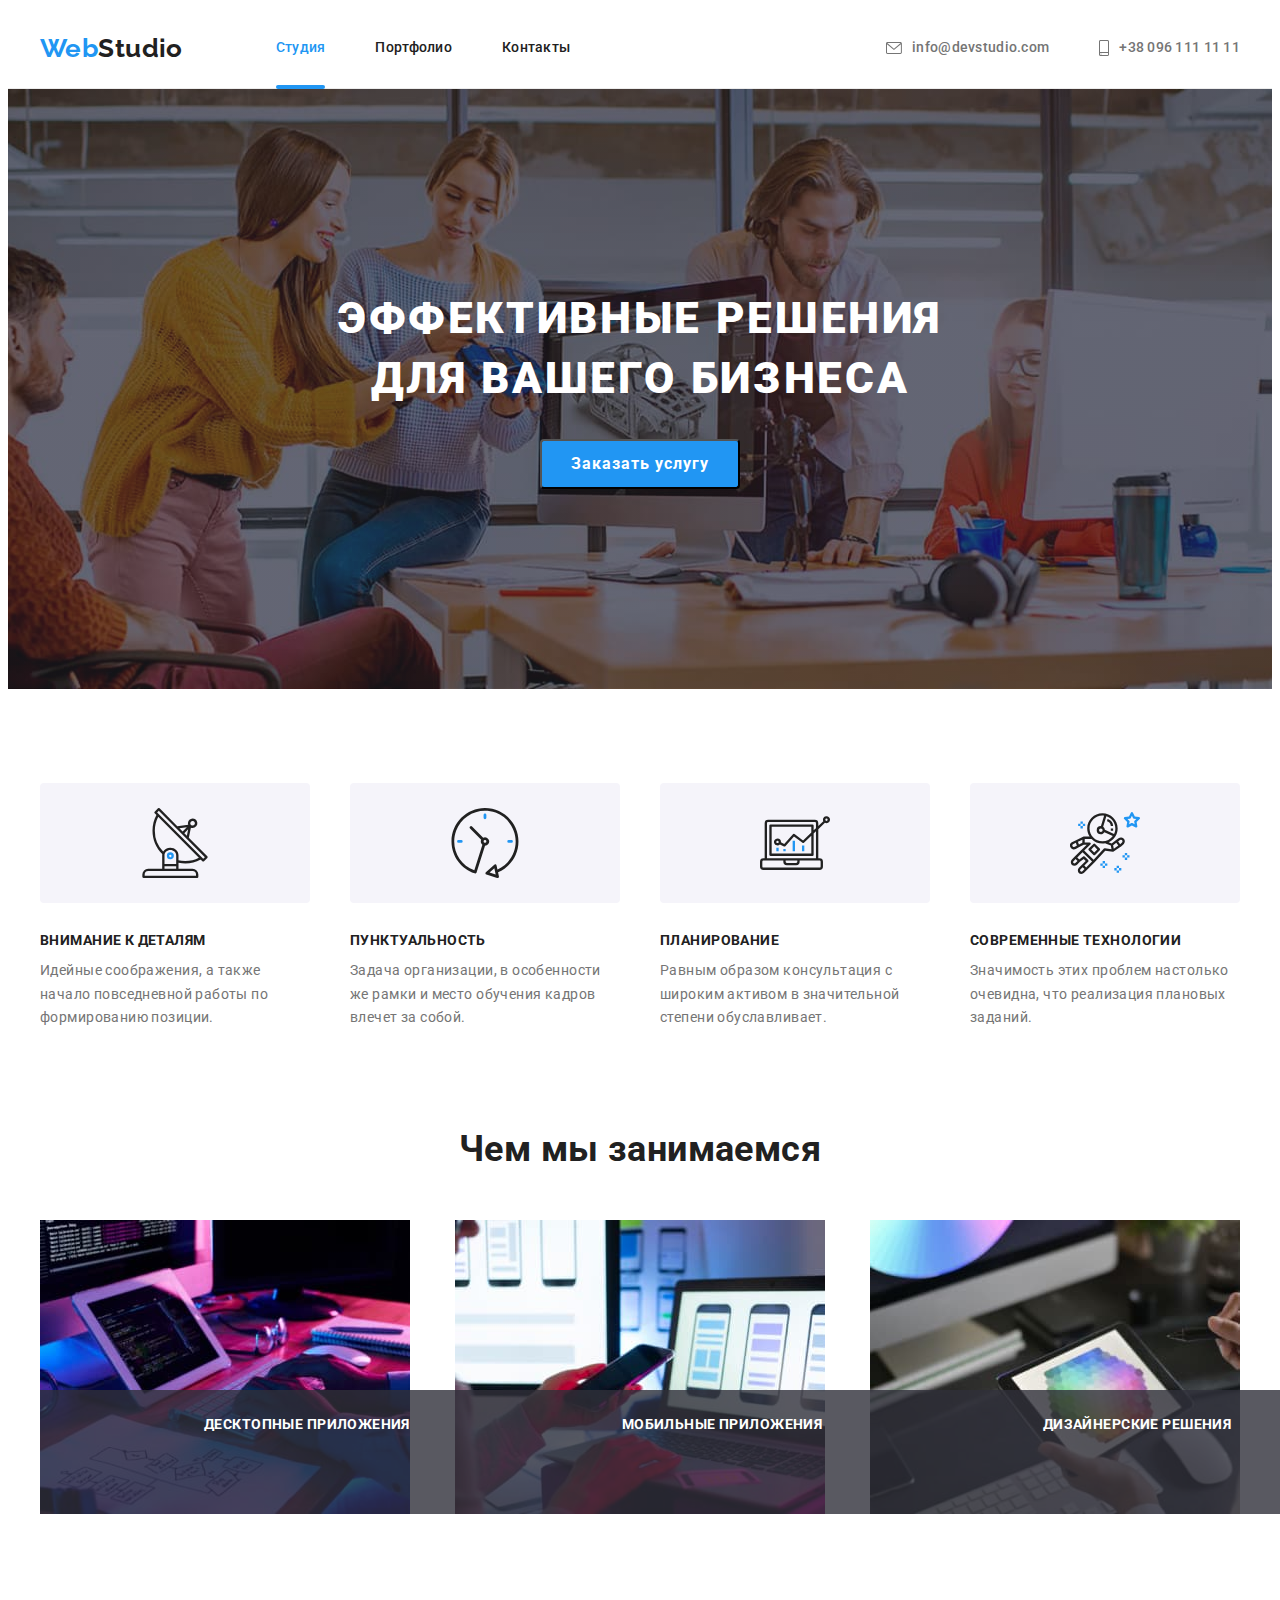
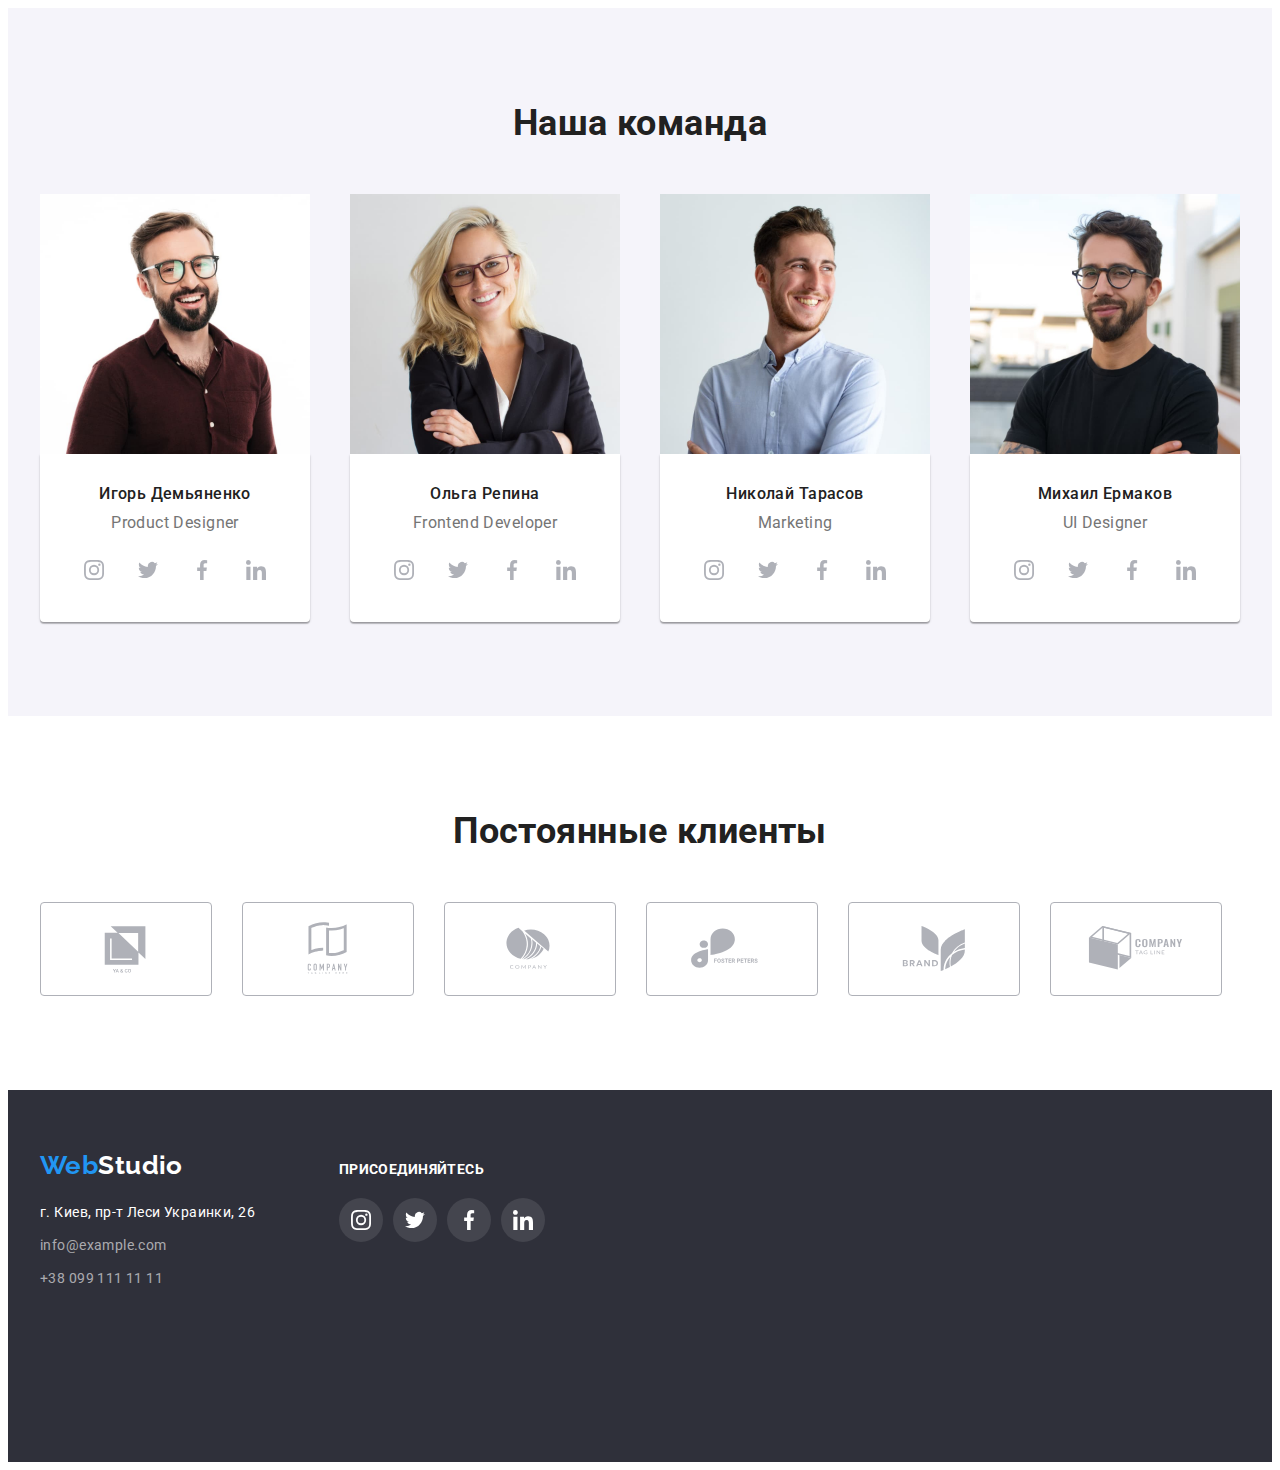
<file: index.html>
<!DOCTYPE html>
<html lang="ru">
  <head>
    <meta charset="UTF-8" />
    <meta http-equiv="X-UA-Compatible" content="IE=edge" />
    <meta name="viewport" content="width=device-width, initial-scale=1.0" />
    <link rel="preconnect" href="https://fonts.googleapis.com" />
    <link rel="preconnect" href="https://fonts.gstatic.com" crossorigin />
    <!-- <link rel="stylesheet" href="node_modules/modern-normalize/modern-normalize.css"> -->
    <link
      rel="stylesheet"
      href="https://cdnjs.cloudflare.com/ajax/libs/modern-normalize/1.1.0/modern-normalize.min.css"
      integrity="sha512-wpPYUAdjBVSE4KJnH1VR1HeZfpl1ub8YT/NKx4PuQ5NmX2tKuGu6U/JRp5y+Y8XG2tV+wKQpNHVUX03MfMFn9Q=="
      crossorigin="anonymous"
      referrerpolicy="no-referrer"
    />

    <link rel="preconnect" href="https://fonts.googleapis.com" />
    <link rel="preconnect" href="https://fonts.gstatic.com" crossorigin />
    <link
      href="https://fonts.googleapis.com/css2?family=Montserrat:wght@400;700&family=Raleway:wght@700&family=Roboto:wght@400;500;700;900&display=swap"
      rel="stylesheet"
    />

    <link rel="stylesheet" href="./css/styles.css" />
    <title>WebStudio</title>
  </head>

  <body>
    <header class="header">
      <div class="container header-container">
        <nav class="header-nav">
          <a href="./index.html" class="header-title">Web<span class="web-title">Studio</span></a>
          <ul class="header-list">
            <li class="header-item">
              <a href="./index.html" class="link current" rel="noopener noreferrer">Студия</a>
            </li>
            <li class="header-item">
              <a href="./portfolio.html" class="link" rel="noopener noreferrer">Портфолио</a>
            </li>
            <li class="header-item">
              <a href="Контакты" class="link" rel="noopener noreferrer">Контакты</a>
            </li>
          </ul>
        </nav>

        <ul class="header-list">
          <li class="header-contact">
            <a href="mailto:info@devstudio.com " class="link contact"
              ><svg class="mail-icon" width="16px" height="12px" aria-label="Написать письмо">
                <use href="./images/symbol-defs.svg#icon-mail"></use>
              </svg>
              info@devstudio.com
            </a>
          </li>
          <li class="header-contact">
            <a href="tel:+380961111111" class="link contact"
              ><svg class="phone-icon" width="10px" height="16px" aria-label="Написать письмо">
                <use href="./images/symbol-defs.svg#icon-phone"></use>
              </svg>
              +38 096 111 11 11</a
            >
          </li>
        </ul>
      </div>
    </header>

    <main>
      <section class="hero">
        <div class="section-hero container">
          <h1 class="hero-title">Эффективные решения для вашего бизнеса</h1>

          <button type="button" class="btn" data-modal-open>Заказать услугу</button>
          <div class="backdrop is-hidden" data-modal>
            <div class="modal-wrapper">
              <button class="modal-btn" data-modal-close>
                <svg width="18" height="18">
                  <use href="./images/symbol-defs.svg#icon-close"></use>
                </svg>
              </button>
              <form class="modal"></form>
            </div>
          </div>
        </div>
      </section>
      <section class="advantages section">
        <div class="container">
          <h2 hidden>Наши преимущества</h2>
          <ul class="advantages-list">
            <li class="advantages-item">
              <div class="advantages-icon">
                <svg class="advantages-icon-item" width="70" height="70">
                  <use href="./images/symbol-defs.svg#icon-antenna"></use>
                </svg>
              </div>
              <h3 class="title-advantage">Внимание к деталям</h3>
              <p class="advantages-text">
                Идейные соображения, а также начало повседневной работы по формированию позиции.
              </p>
            </li>
            <li class="advantages-item">
              <div class="advantages-icon">
                <svg class="advantages-icon-item" width="70" height="70">
                  <use href="./images/symbol-defs.svg#icon-clock"></use>
                </svg>
              </div>
              <h3 class="title-advantage">Пунктуальность</h3>
              <p class="advantages-text">
                Задача организации, в особенности же рамки и место обучения кадров влечет за собой.
              </p>
            </li>
            <li class="advantages-item">
              <div class="advantages-icon">
                <svg class="advantages-icon-item" width="70" height="70">
                  <use href="./images/symbol-defs.svg#icon-diagram"></use>
                </svg>
              </div>
              <h3 class="title-advantage">Планирование</h3>
              <p class="advantages-text">
                Равным образом консультация с широким активом в значительной степени обуславливает.
              </p>
            </li>
            <li class="advantages-item">
              <div class="advantages-icon">
                <svg class="advantages-icon-item" width="70" height="70">
                  <use href="./images/symbol-defs.svg#icon-astronaut"></use>
                </svg>
              </div>
              <h3 class="title-advantage">Современные технологии</h3>
              <p class="advantages-text">
                Значимость этих проблем настолько очевидна, что реализация плановых заданий.
              </p>
            </li>
          </ul>
        </div>
      </section>

      <section class="works section">
        <div class="container">
          <h2 class="works-title">Чем мы занимаемся</h2>
          <ul class="works-list">
            <li class="work-img">
              <img
                src="./images/keyboard.jpg"
                alt="Руки набирают код на клавиатуре."
                width="370"
                height="294"
              />
              <p class="work-name">Десктопные приложения</p>
            </li>
            <li class="work-img">
              <img
                src="./images/laptop.jpg"
                alt="Смотрят на телефон и сравнивают с компьютером."
                width="370"
                height="294"
              />
              <p class="work-name">Мобильные приложения</p>
            </li>
            <li class="work-img">
              <img
                src="./images/pods.jpg"
                alt="Подбирают цветовую гамму на планшете"
                width="370"
                height="294"
              />
              <p class="work-name">Дизайнерские решения</p>
            </li>
          </ul>
        </div>
      </section>
      <section class="team section">
        <div class="container">
          <h2 class="team-title">Наша команда</h2>
          <ul class="team-list">
            <li lass="team-item">
              <img src="./images/team-1.jpg" alt="Игорь Демьяненко" width="270" height="260" />
              <div class="team-text">
                <h3 class="name-title">Игорь Демьяненко</h3>
                <p lang="en" class="post-team">Product Designer</p>
                <ul class="social-list">
                  <li class="social-item">
                    <a
                      class="social-link"
                      href=""
                      rel="noopener noreferrer"
                      aria-label="Иконка Инстаграмм"
                    >
                      <svg class="social-icon" width="20" height="20">
                        <use href="./images/symbol-defs.svg#icon-instagram"></use>
                      </svg>
                    </a>
                  </li>
                  <li class="social-item">
                    <a
                      class="social-link"
                      href=""
                      rel="noopener noreferrer"
                      aria-label="Иконка Твиттер"
                    >
                      <svg class="social-icon" width="20" height="20">
                        <use href="./images/symbol-defs.svg#icon-twitter"></use>
                      </svg>
                    </a>
                  </li>
                  <li class="social-item">
                    <a
                      class="social-link"
                      href=""
                      rel="noopener noreferrer"
                      aria-label="Иконка Фейсбук"
                    >
                      <svg class="social-icon" width="20" height="20">
                        <use href="./images/symbol-defs.svg#icon-facebook"></use>
                      </svg>
                    </a>
                  </li>
                  <li class="social-item">
                    <a
                      class="social-link"
                      href=""
                      rel="noopener noreferrer"
                      aria-label="Иконка Линкидин"
                    >
                      <svg class="social-icon" width="20" height="20">
                        <use href="./images/symbol-defs.svg#icon-linkedin"></use>
                      </svg>
                    </a>
                  </li>
                </ul>
              </div>
            </li>
            <li>
              <img src="./images/team-2.jpg" alt="Ольга Репина" width="270" height="260" />
              <div class="team-text">
                <h3 class="name-title">Ольга Репина</h3>
                <p lang="en" class="post-team">Frontend Developer</p>
                <ul class="social-list">
                  <li class="social-item">
                    <a
                      class="social-link"
                      href=""
                      rel="noopener noreferrer"
                      aria-label="Иконка Инстаграмм"
                    >
                      <svg class="social-icon" width="20" height="20">
                        <use href="./images/symbol-defs.svg#icon-instagram"></use>
                      </svg>
                    </a>
                  </li>
                  <li class="social-item">
                    <a
                      class="social-link"
                      href=""
                      rel="noopener noreferrer"
                      aria-label="Иконка Твиттер"
                    >
                      <svg class="social-icon" width="20" height="20">
                        <use href="./images/symbol-defs.svg#icon-twitter"></use>
                      </svg>
                    </a>
                  </li>
                  <li class="social-item">
                    <a
                      class="social-link"
                      href=""
                      rel="noopener noreferrer"
                      aria-label="Иконка Фейсбук"
                    >
                      <svg class="social-icon" width="20" height="20">
                        <use href="./images/symbol-defs.svg#icon-facebook"></use>
                      </svg>
                    </a>
                  </li>
                  <li class="social-item">
                    <a
                      class="social-link"
                      href=""
                      rel="noopener noreferrer"
                      aria-label="Иконка Линкидин"
                    >
                      <svg class="social-icon" width="20" height="20">
                        <use href="./images/symbol-defs.svg#icon-linkedin"></use>
                      </svg>
                    </a>
                  </li>
                </ul>
              </div>
            </li>
            <li>
              <img src="./images/team-3.jpg" alt="Николай Тарасов" width="270" height="260" />
              <div class="team-text">
                <h3 class="name-title">Николай Тарасов</h3>
                <p lang="en" class="post-team">Marketing</p>
                <ul class="social-list">
                  <li class="social-item">
                    <a
                      class="social-link"
                      href=""
                      rel="noopener noreferrer"
                      aria-label="Иконка Инстаграмм"
                    >
                      <svg class="social-icon" width="20" height="20">
                        <use href="./images/symbol-defs.svg#icon-instagram"></use>
                      </svg>
                    </a>
                  </li>
                  <li class="social-item">
                    <a
                      class="social-link"
                      href=""
                      rel="noopener noreferrer"
                      aria-label="Иконка Твиттер"
                    >
                      <svg class="social-icon" width="20" height="20">
                        <use href="./images/symbol-defs.svg#icon-twitter"></use>
                      </svg>
                    </a>
                  </li>
                  <li class="social-item">
                    <a
                      class="social-link"
                      href=""
                      rel="noopener noreferrer"
                      aria-label="Иконка Фейсбук"
                    >
                      <svg class="social-icon" width="20" height="20">
                        <use href="./images/symbol-defs.svg#icon-facebook"></use>
                      </svg>
                    </a>
                  </li>
                  <li class="social-item">
                    <a
                      class="social-link"
                      href=""
                      rel="noopener noreferrer"
                      aria-label="Иконка Линкидин"
                    >
                      <svg class="social-icon" width="20" height="20">
                        <use href="./images/symbol-defs.svg#icon-linkedin"></use>
                      </svg>
                    </a>
                  </li>
                </ul>
              </div>
            </li>
            <li>
              <img src="./images/team-4.jpg" alt="Михаил Ермаков" width="270" height="260" />
              <div class="team-text">
                <h3 class="name-title">Михаил Ермаков</h3>
                <p lang="en" class="post-team">UI Designer</p>
                <ul class="social-list">
                  <li class="social-item">
                    <a
                      class="social-link"
                      href=""
                      rel="noopener noreferrer"
                      aria-label="Иконка Инстаграмм"
                    >
                      <svg class="social-icon" width="20" height="20">
                        <use class="icon" href="./images/symbol-defs.svg#icon-instagram"></use>
                      </svg>
                    </a>
                  </li>
                  <li class="social-item">
                    <a
                      class="social-link"
                      href=""
                      rel="noopener noreferrer"
                      aria-label="Иконка Твиттер"
                    >
                      <svg class="social-icon" width="20" height="20">
                        <use href="./images/symbol-defs.svg#icon-twitter"></use>
                      </svg>
                    </a>
                  </li>
                  <li class="social-item">
                    <a
                      class="social-link"
                      href=""
                      rel="noopener noreferrer"
                      aria-label="Иконка Фейсбук"
                    >
                      <svg class="social-icon" width="20" height="20">
                        <use href="./images/symbol-defs.svg#icon-facebook"></use>
                      </svg>
                    </a>
                  </li>
                  <li class="social-item">
                    <a
                      class="social-link"
                      href=""
                      rel="noopener noreferrer"
                      aria-label="Иконка Линкидин"
                    >
                      <svg class="social-icon" width="20" height="20">
                        <use href="./images/symbol-defs.svg#icon-linkedin"></use>
                      </svg>
                    </a>
                  </li>
                </ul>
              </div>
            </li>
          </ul>
        </div>
      </section>
      <section class="section clients">
        <div class="container">
          <h2 class="clients-title">Постоянные клиенты</h2>
          <ul class="clients-list">
            <li class="client-item">
              <a href=" " class="client-link link">
                <svg class="clients-icon" width="106" height="60">
                  <use href="./images/symbol-defs.svg#icon-clients-1"></use>
                </svg>
              </a>
            </li>
            <li class="client-item">
              <a href=" " class="client-link link"
                ><svg class="clients-icon" width="106" height="60">
                  <use href="./images/symbol-defs.svg#icon-clients-2"></use>
                </svg>
              </a>
            </li>
            <li class="client-item">
              <a href=" " class="client-link link"
                ><svg class="clients-icon" width="106" height="60">
                  <use href="./images/symbol-defs.svg#icon-clients-3"></use>
                </svg>
              </a>
            </li>
            <li class="client-item">
              <a href=" " class="client-link link"
                ><svg class="clients-icon" width="106" height="60">
                  <use href="./images/symbol-defs.svg#icon-clients-4"></use>
                </svg>
              </a>
            </li>
            <li class="client-item">
              <a href=" " class="client-link link"
                ><svg class="clients-icon" width="106" height="60">
                  <use href="./images/symbol-defs.svg#icon-clients-5"></use>
                </svg>
              </a>
            </li>
            <li class="client-item">
              <a href=" " class="client-link link">
                <svg class="clients-icon" width="106" height="60">
                  <use href="./images/symbol-defs.svg#icon-clients-6"></use>
                </svg>
              </a>
            </li>
          </ul>
        </div>
      </section>
    </main>

    <footer class="footer">
      <div class="container social-contact">
        <div>
          <a href="./index.html" class="header-title under"
            >Web<span class="studio-title">Studio</span></a
          >
          <address class="adress">
            <ul class="adress-list">
              <li class="adress-item"><p>г. Киев, пр-т Леси Украинки, 26</p></li>
              <li class="adress-item">
                <a class="adress-link" href="info@example.com">info@example.com</a>
              </li>
              <li class="adress-item">
                <a class="adress-link" href="+380991111111">+38 099 111 11 11</a>
              </li>
            </ul>
          </address>
        </div>
        <div class="social-invite">
          <h2 class="invite">Присоединяйтесь</h2>
          <ul class="social-group">
            <li class="social">
              <a
                class="social-link-icon"
                href=""
                rel="noopener noreferrer"
                aria-label="Иконка Инстаграмм"
              >
                <svg class="social-icon-f" width="20" height="20">
                  <use href="./images/symbol-defs.svg#icon-instagram"></use>
                </svg>
              </a>
            </li>
            <li class="social">
              <a
                class="social-link-icon"
                href=""
                rel="noopener noreferrer"
                aria-label="Иконка Твиттер"
              >
                <svg class="social-icon-f" width="20" height="20">
                  <use href="./images/symbol-defs.svg#icon-twitter"></use>
                </svg>
              </a>
            </li>
            <li class="social">
              <a
                class="social-link-icon"
                href=""
                rel="noopener noreferrer"
                aria-label="Иконка Фейсбук"
              >
                <svg class="social-icon-f" width="20" height="20">
                  <use href="./images/symbol-defs.svg#icon-facebook"></use>
                </svg>
              </a>
            </li>
            <li class="social">
              <a
                class="social-link-icon"
                href=""
                rel="noopener noreferrer"
                aria-label="Иконка Линкидин"
              >
                <svg class="social-icon-f" width="20" height="20">
                  <use href="./images/symbol-defs.svg#icon-linkedin"></use>
                </svg>
              </a>
            </li>
          </ul>
        </div>
      </div>
    </footer>
    <script src="./js/modal.js"></script>
  </body>
</html>
</file>
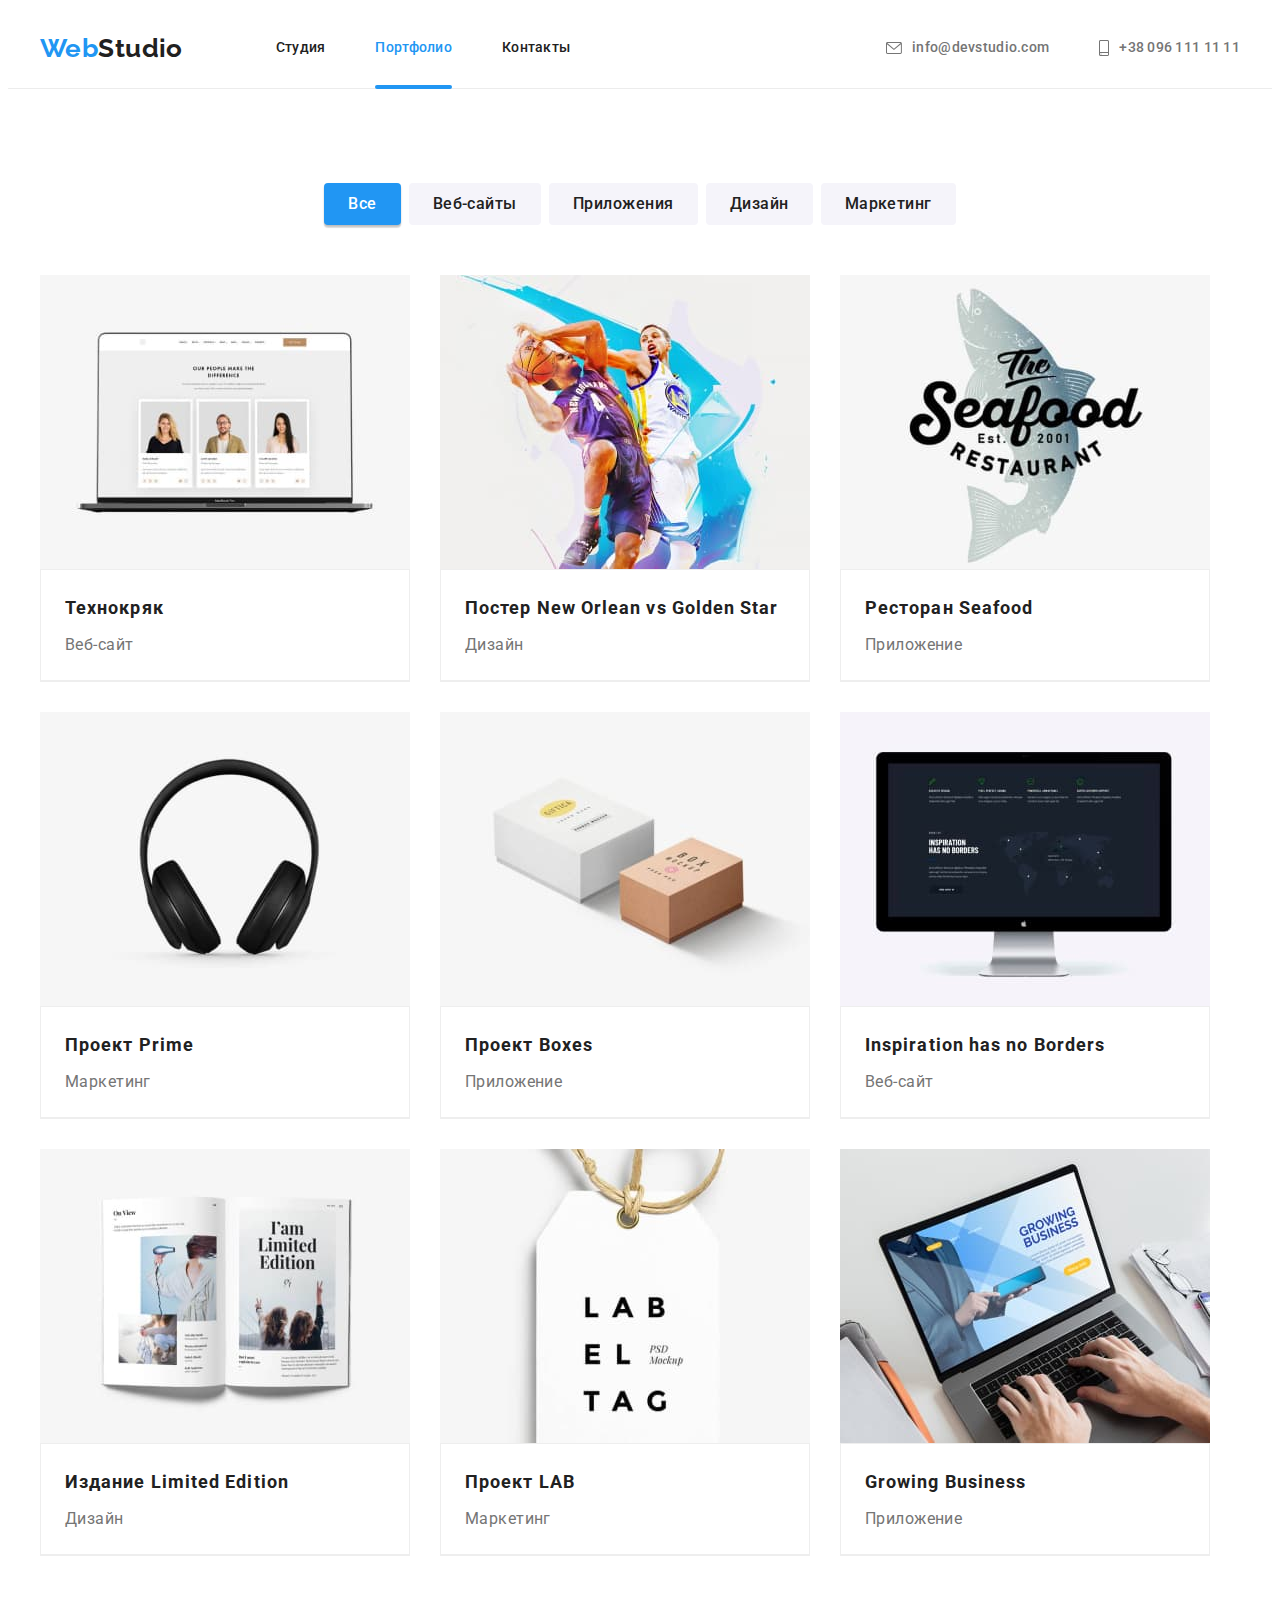
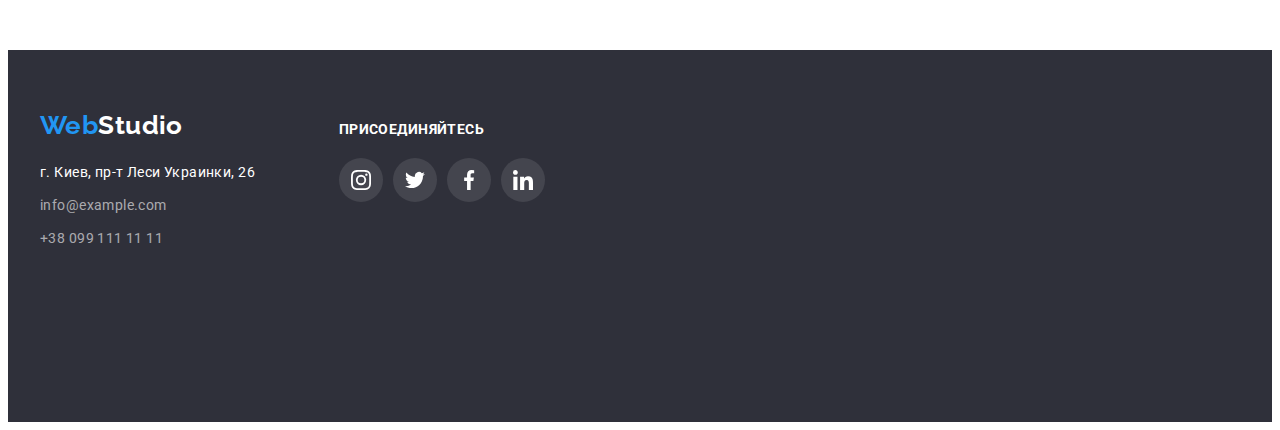
<file: portfolio.html>
<!DOCTYPE html>
<html lang="ru">
  <head>
    <meta charset="UTF-8" />
    <meta http-equiv="X-UA-Compatible" content="IE=edge" />
    <meta name="viewport" content="width=device-width, initial-scale=1.0" />
    <!-- <link rel="stylesheet" href="node_modules/modern-normalize/modern-normalize.css"> -->
    <link rel="preconnect" href="https://fonts.googleapis.com" />
    <link rel="preconnect" href="https://fonts.gstatic.com" crossorigin />
    <link
      rel="stylesheet"
      href="https://cdnjs.cloudflare.com/ajax/libs/modern-normalize/1.1.0/modern-normalize.min.css"
      integrity="sha512-wpPYUAdjBVSE4KJnH1VR1HeZfpl1ub8YT/NKx4PuQ5NmX2tKuGu6U/JRp5y+Y8XG2tV+wKQpNHVUX03MfMFn9Q=="
      crossorigin="anonymous"
      referrerpolicy="no-referrer"
    />

<link rel="preconnect" href="https://fonts.googleapis.com">
<link rel="preconnect" href="https://fonts.gstatic.com" crossorigin>
<link
  href="https://fonts.googleapis.com/css2?family=Montserrat:wght@400;700&family=Raleway:wght@700&family=Roboto:wght@400;500;700;900&display=swap"
  rel="stylesheet">

    <link rel="stylesheet" href="./css/styles.css" />
    <title>WebStudio</title>
  </head>

  <body>
    <header class="header">
      <div class="container header-container">
        <nav class="header-nav">
          <a href="./index.html" class="header-title">Web<span class="web-title">Studio</span></a>
          <ul class="header-list">
            <li class="header-item">
              <a href="./index.html" class="link "  rel="noopener noreferrer"
                >Студия</a
              >
            </li>
            <li class="header-item">
              <a href="./portfolio.html" class="link current"  rel="noopener noreferrer"
                >Портфолио</a
              >
            </li>
            <li class="header-item">
              <a href="Контакты" class="link" rel="noopener noreferrer">Контакты</a>
            </li>
          </ul>
        </nav>

        <ul class="header-list">
          <li class="header-contact">
            <a href="mailto:info@devstudio.com " class="link contact"
              ><svg class="mail-icon" width="16px" height="12px" aria-label="Написать письмо">
                <use href="./images/symbol-defs.svg#icon-mail"></use>
              </svg>
              info@devstudio.com
            </a>
          </li>
          <li class="header-contact">
            <a href="tel:+380961111111" class="link contact"
              ><svg class="phone-icon" width="10px" height="16px" aria-label="Написать письмо">
                <use href="./images/symbol-defs.svg#icon-phone"></use></svg>
              +38 096 111 11 11</a
            >
          </li>
        </ul>
      </div>
    </header>
    <main>
      <section class="exsamples section">
        <div class="container">
          <h1 hidden>Примеры работ</h1>
          <ul class="exsamples-list">
            <li class="exsamples-btn"><button type="button" class="button current">Все</button></li>
            <li class="exsamples-btn"><button type="button" class="button">Веб-сайты</button></li>
            <li class="exsamples-btn"><button type="button" class="button">Приложения</button></li>
            <li class="exsamples-btn"><button type="button" class="button">Дизайн</button></li>
            <li class="exsamples-btn"><button type="button" class="button">Маркетинг</button></li>
          </ul>
          <ul class="exsamples-model">
            <li class="exsamples-model-item">
              <a href="/" class="exsamples-model-link">
                <div class="product-thumb">
                <img
                  class="exsamples-model-img"
                  src="./images/portfolio/project-1.jpg"
                  alt="Ноутбук с открытым веб сайтом"
                  width="370"
                  height="294"
                /> 
                <p class="product-text">Ресурс предлагает комплексные предложения с разным уровнем функционала и сервисов. Все это позволит посетителю получить
                исчерпывающие сведения о компании или частном лице.</p>
              </div>
                <div class="exsamples-model-text">
                  <h2 class="exsamples-model-title">Технокряк</h2>
                  <p class="exsamles-model-type">Веб-сайт</p>
                </div>
              </a>
            </li>
            <li class="exsamples-model-item">
              <a href="/" class="exsamples-model-link">
                <div class="product-thumb">
                  <img
                  class="exsamples-model-img"
                  src="./images/portfolio/project-2.jpg"
                  alt="Два баскетболиста из разных команд"
                  width="370"
                  height="294"
                /> <p class="product-text">Ресурс предлагает комплексные предложения с разным уровнем функционала и сервисов. Все это позволит посетителю получить
                исчерпывающие сведения о компании или частном лице.</p></div>
                <div class="exsamples-model-text">
                  <h2 lang="en" class="exsamples-model-title">Постер New Orlean vs Golden Star</h2>
                  <p class="exsamles-model-type">Дизайн</p>
                </div>
              </a>
            </li>
            <li class="exsamples-model-item">
              
              <a href="/" class="exsamples-model-link">
                <div class="product-thumb">
                <img
                  class="exsamples-model-img"
                  src="./images/portfolio/project-3.jpg"
                  alt="Название ресторана на рыбе"
                  width="370"
                  height="294"
                /> <p class="product-text">Ресурс предлагает комплексные предложения с разным уровнем функционала и сервисов. Все это позволит посетителю получить
                исчерпывающие сведения о компании или частном лице.</p></div>
                <div class="exsamples-model-text">
                  <h2 lang="en" class="exsamples-model-title">Ресторан Seafood</h2>
                  <p class="exsamles-model-type">Приложение</p>
                </div>
              </a>
            </li>
            <li class="exsamples-model-item">
              
              <a href="/" class="exsamples-model-link">
                <div class="product-thumb">
                <img
                  class="exsamples-model-img"
                  src="./images/portfolio/project-4.jpg"
                  alt="Наушники на белом фоне"
                  width="370"
                  height="294"
                /> <p class="product-text">Ресурс предлагает комплексные предложения с разным уровнем функционала и сервисов. Все это позволит посетителю получить
                исчерпывающие сведения о компании или частном лице.</p></div>
                <div class="exsamples-model-text">
                  <h2 lang="en" class="exsamples-model-title">Проект Prime</h2>
                  <p class="exsamles-model-type">Маркетинг</p>
                </div>
              </a>
            </li>
            <li class="exsamples-model-item">
              <a href="/" class="exsamples-model-link">
                <div class="product-thumb">
                <img
                  class="exsamples-model-img"
                  src="./images/portfolio/project-5.jpg"
                  alt="Коробка светлая и коричневая на белом фоне"
                  width="370"
                  height="294"
                />
                <p class="product-text">Ресурс предлагает комплексные предложения с разным уровнем функционала и сервисов. Все это
                  позволит посетителю получить
                  исчерпывающие сведения о компании или частном лице.</p></div>
                <div class="exsamples-model-text">
                  <h2 lang="en" class="exsamples-model-title">Проект Boxes</h2>
                  <p class="exsamles-model-type">Приложение</p>
                </div>
              </a>
            </li>
            <li class="exsamples-model-item">
              
              <a href="/" class="exsamples-model-link">
                <div class="product-thumb">
                  <img
                  class="exsamples-model-img"
                  src="./images/portfolio/project-6.jpg"
                  alt="Веб сайт на черном мониторе"
                  width="370"
                  height="294"
                />
                <p class="product-text">Ресурс предлагает комплексные предложения с разным уровнем функционала и сервисов. Все это
                  позволит посетителю получить
                  исчерпывающие сведения о компании или частном лице.</p></div>
                <div class="exsamples-model-text">
                  <h2 lang="en" class="exsamples-model-title">Inspiration has no Borders</h2>
                  <p class="exsamles-model-type">Веб-сайт</p>
                </div>
              </a>
            </li>
            <li class="exsamples-model-item">
            
              <a href="/" class="exsamples-model-link">
                  <div class="product-thumb">
                    <img
                  class="exsamples-model-img"
                  src="./images/portfolio/project-7.jpg"
                  alt="Открытый журнал"
                  width="370"
                  height="294"
                />
                <p class="product-text">Ресурс предлагает комплексные предложения с разным уровнем функционала и сервисов. Все это
                  позволит посетителю получить
                  исчерпывающие сведения о компании или частном лице.</p></div>
                <div class="exsamples-model-text">
                  <h2 lang="en" class="exsamples-model-title">Издание Limited Edition</h2>
                  <p class="exsamles-model-type">Дизайн</p>
                </div>
              </a>
            </li>
            <li class="exsamples-model-item">
              
              <a href="/" class="exsamples-model-link">
                <div class="product-thumb">
                <img
                  class="exsamples-model-img"
                  src="./images/portfolio/project-8.jpg"
                  alt="На белом картоне эмблема проекта"
                  width="370"
                  height="294"
                />
                <p class="product-text">Ресурс предлагает комплексные предложения с разным уровнем функционала и сервисов. Все это
                  позволит посетителю получить
                  исчерпывающие сведения о компании или частном лице.</p></div>
                <div class="exsamples-model-text">
                  <h2 lang="en" class="exsamples-model-title">Проект LAB</h2>
                  <p class="exsamles-model-type">Маркетинг</p>
                </div>
              </a>
            </li>
            <li class="exsamples-model-item">
             
              <a href="/" class="exsamples-model-link">
                 <div class="product-thumb">
                   <img
                  class="exsamples-model-img"
                  src="./images/portfolio/project-9.jpg"
                  alt="На открытом ноутбуке старовая страница приложения"
                  width="370"
                  height="294"
                /><p class="product-text">Ресурс предлагает комплексные предложения с разным уровнем функционала и сервисов. Все это
                  позволит посетителю получить
                  исчерпывающие сведения о компании или частном лице.</p></div>
                <div class="exsamples-model-text">
                  <h2 lang="en" class="exsamples-model-title">Growing Business</h2>
                  <p class="exsamles-model-type">Приложение</p>
                </div>
              </a>
            </li>
          </ul>
        </div>
      </section>
    </main>
    <footer class="footer">
      <div class="container social-contact">
        <div>
          <a href="./index.html" class="header-title under"
            >Web<span class="studio-title">Studio</span></a
          >
          <address class="adress">
            <ul class="adress-list">
              <li class="adress-item">
                <p>г. Киев, пр-т Леси Украинки, 26</p>
              </li>
              <li class="adress-item">
                <a class="adress-link" href="info@example.com">info@example.com</a>
              </li>
              <li class="adress-item">
                <a class="adress-link" href="+380991111111">+38 099 111 11 11</a>
              </li>
            </ul>
          </address>
        </div>
        <div class="social-invite">
          <h2 class="invite">Присоединяйтесь</h2>
          <ul class="social-group">
            <li class="social">
              <a
                class="social-link-icon"
                href=""
                rel="noopener noreferrer"
                aria-label="Иконка Инстаграмм"
              >
                <svg class="social-icon-f" width="20" height="20">
                  <use href="./images/symbol-defs.svg#icon-instagram"></use>
                </svg>
              </a>
            </li>
            <li class="social">
              <a
                class="social-link-icon"
                href=""
                rel="noopener noreferrer"
                aria-label="Иконка Твиттер"
              >
                <svg class="social-icon-f" width="20" height="20">
                  <use href="./images/symbol-defs.svg#icon-twitter"></use>
                </svg>
              </a>
            </li>
            <li class="social">
              <a
                class="social-link-icon"
                href=""
                rel="noopener noreferrer"
                aria-label="Иконка Фейсбук"
              >
                <svg class="social-icon-f" width="20" height="20">
                  <use href="./images/symbol-defs.svg#icon-facebook"></use>
                </svg>
              </a>
            </li>
            <li class="social">
              <a
                class="social-link-icon"
                href=""
                rel="noopener noreferrer"
                aria-label="Иконка Линкидин"
              >
                <svg class="social-icon-f" width="20" height="20">
                  <use href="./images/symbol-defs.svg#icon-linkedin"></use>
                </svg>
              </a>
            </li>
          </ul>
        </div>
      </div>
    </footer>
  </body>
</html>
</file>
<file: css/styles.css>
/* Переменные*/
:root {
  --primary-text-color: #757575;
  --secondary-text-color: #2196f3;
  --white-text-color: #ffffff;
  --primary-bgc: #ffffff;
  --secondary-bgc: #f5f4fa;
}

/*Body*/

body {
  font-family: 'Roboto', sans-serif;
  font-size: 14px;
  letter-spacing: 0.03em;

  color: var(--primary-text-color);
  background-color: var(--primary-bgc);
}

ul {
  list-style: none;
  margin: 0;
  padding: 0;
}
h1,
h2,
h3,
p {
  margin: 0;
}
img {
  display: block;
  max-width: 100%;
  height: auto;
}

.section {
  padding-top: 94px;
  padding-bottom: 94px;
}

/*Header*/

.header {
  height: 80px;
  background-color: var(--primary-bgc);
  border-bottom: 1px solid #ececec;
}

.container {
  width: 1200px;
  margin-left: auto;
  margin-right: auto;
  padding-left: 15px;
  padding-right: 15px;
  /* outline: 2px solid tomato; */
}

.header-container {
  display: flex;
  height: 80px;
  justify-content: space-between;
  align-items: center;
}
.header-nav {
  display: flex;
  align-items: center;
  max-height: 80px;
}

.header-title {
  display: inline-block;
  font-family: 'Raleway', sans-serif;
  font-weight: 700;
  font-size: 26px;
  line-height: 1.19;
  text-decoration: none;
  margin-right: 93px;

  color: var(--secondary-text-color);
}
.web-title {
  color: #212121;
}

.header-item .link {
  display: block;
  padding-top: 32px;
  padding-bottom: 32px;
  font-family: 'Roboto', sans-serif;
  font-weight: 500;
  font-size: 14px;
  line-height: 1.14;
  letter-spacing: 0.02em;
  text-decoration: none;

  color: #212121;
  transition: color 250ms cubic-bezier(0.4, 0, 0.2, 1);
}
.header-item {
  margin-right: 50px;
}
.header-item:last-child {
  margin-right: 0;
}

.header-list {
  display: flex;
  margin-left: auto;
  max-height: 80px;
}
.header-contact {
  display: flex;
  justify-content: center;
  margin-right: 50px;
  align-items: center;
}
.header-contact:last-child {
  margin-right: 0;
}
.header-list,
.advantages-list,
.works-list,
.team-list {
  list-style: none;
  text-decoration: none;
}

.backdrop {
  position: fixed;
  top: 0;
  left: 0;
  width: 100%;
  height: 100%;
  background: rgba(0, 0, 0, 0.2);
transition: opacity 400ms ease-in-out, visibility 400ms ease-in-out;
}

.backdrop.is-hidden {
  opacity: 0;
  pointer-events: none;
  visibility: hidden;
}
.modal-wrapper {
  position: absolute;
  top: 50%;
  left: 50%;
  transform: translate(-50%, -50%);
  width: 528px;
  height: 581px;
  background: #ffffff;
  box-shadow: 0px 1px 3px rgba(0, 0, 0, 0.12), 0px 1px 1px rgba(0, 0, 0, 0.14),
    0px 2px 1px rgba(0, 0, 0, 0.2);
  border-radius: 4px;
  opacity: 1;
  transition: transform 750ms cubic-bezier(0.075, 0.82, 0.165, 1);
}

.backdrop.is-hidden .modal-wrapper {
  transform: scale(40%);
}

.modal-btn {
  position: absolute;
  top: 8px;
  right: 8px;
  cursor: pointer;
  display: flex;
  align-items: center;
  justify-content: center;
  padding: 0;
  width: 30px;
  height: 30px;
  border: 1px solid rgba(0, 0, 0, 0.1);
  border-radius: 50%;
  background-color: #ffffff;
}

.header-list .link.current {
  color: var(--secondary-text-color);
}
.link.current {
  position: relative;
}

.link.current::after {
  position: absolute;
  bottom: -1px;
  left: 0;
  content: '';
  display: block;
  width: 100%;
  height: 4px;
  border-radius: 2px;
  background-color: var(--secondary-text-color);
}

.link.contact {
  font-weight: 500;
  line-height: 1.14px;
  letter-spacing: 0.02em;

  color: var(--primary-text-color);
  text-decoration: none;
  display: flex;
  justify-content: center;

  align-items: center;
  transition: color 250ms cubic-bezier(0.4, 0, 0.2, 1);
}
.link.contact:first-child {
  margin-left: 0;
}

.header-list .link:hover,
.header-list .link:focus {
  color: var(--secondary-text-color);
}
.header-list .link.contact:hover,
.header-list .link.contact:focus,
.footer .adress-link:hover,
.footer .adress-link:focus {
  color: var(--secondary-text-color);
}

.mail-icon {
  margin-right: 10px;
  fill: currentColor;
  transition: color 250ms cubic-bezier(0.4, 0, 0.2, 1);
}
.phone-icon {
  margin-right: 10px;
  fill: currentColor;
  transition: color 250ms cubic-bezier(0.4, 0, 0.2, 1);
}
.link:hover .mail-icon,
.link:focus .mail-icon,
.link:hover .phone-icon,
.link:focus .phone-icon {
  color: #2196f3;
}
/*Hero*/
.hero {
  padding-top: 200px;
  padding-bottom: 200px;
  background: #2f303a;
  background-image: linear-gradient(rgba(47, 48, 58, 0.4), rgba(47, 48, 58, 0.4)),
    url('../images/hero_img.jpg');
  background-position: center;
  background-size: cover;
  max-width: 1600px;
  margin-left: auto;
  margin-right: auto;
}
.hero-title {
  width: 696px;
  margin-left: auto;
  margin-right: auto;
  font-family: 'Roboto', sans-serif;
  font-weight: 900;
  font-size: 44px;
  line-height: 1.36;
  text-align: center;
  letter-spacing: 0.06em;
  text-transform: uppercase;

  color: var(--white-text-color);
}
.hero .btn {
  min-width: 200px;
  min-height: 50px;
  margin-top: 30px;
  margin-left: auto;
  margin-right: auto;
  font-family: 'Roboto', sans-serif;
  font-weight: 700;
  font-size: 16px;
  line-height: 1.88;
  display: flex;
  align-items: center;
  justify-content: space-around;
  text-align: center;
  letter-spacing: 0.06em;
  border-radius: 4px;
  color: var(--white-text-color);
  background: var(--secondary-text-color);
}

/*Section advantages*/

.advantages {
  background-color: var(--primary-bgc);
}
.advantages-list::first-letter {
  list-style: none;
}
.advantages-list {
  display: flex;
  flex-direction: row;
  align-items: flex-start;
  justify-content: space-between;
}
.advantages-item .advantages-text {
  margin-right: 30px;
  width: 270px;
  height: 75px;
  font-family: 'Roboto';
  font-style: normal;
  font-weight: 400;
  font-size: 14px;
  line-height: 1.71;
  letter-spacing: 0.03em;
}
.advantages-item .advantages-text:last-child {
  margin-right: 0;
}
h3 {
  margin-top: 0;
  margin-bottom: 10px;
}

.advantages .title-advantage {
  font-family: 'Roboto', sans-serif;
  font-size: 14px;
  font-weight: 700;
  line-height: 1.14;
  text-transform: uppercase;

  color: #212121;
}
.advantages-icon {
  width: 270px;
  height: 120px;
  background-color: var(--secondary-bgc);
  border-radius: 4px;
  margin-bottom: 30px;
  display: flex;
  justify-content: center;
  align-items: center;
}

.works.section {
  padding-top: 0;
  padding-bottom: 94px;
}
.works-list {
  display: flex;
  justify-content: space-between;
}
.works-title,
.team-title,
.clients-title {
  margin-bottom: 50px;
  font-family: 'Roboto', sans-serif;
  font-weight: 700;
  font-size: 36px;
  line-height: 1.17;
  text-align: center;

  color: #212121;
}
.work-img {
  position: relative;
}
.work-name {
  position: absolute;
  left: 0;
  bottom: 0;
  content: '';
  display: block;
  width: 100%;
  height: 70px;
  font-family: 'Roboto', sans-serif;
  font-weight: 700;
  font-size: 14px;
  line-height: 1.14;
  text-align: center;
  text-transform: uppercase;
  padding: 27px 82px;
  background: rgba(47, 48, 58, 0.8);

  color: #ffffff;
}

/*Section Team*/

.name-title {
  margin-bottom: 10px;
  padding-top: 30px;
  font-family: 'Roboto', sans-serif;
  font-weight: 500;
  font-size: 16px;
  line-height: 1.19;

  color: #212121;
}

.team-text {
  text-align: center;
  padding-bottom: 30px;
  background-color: var(--primary-bgc);
  box-shadow: 0px 1px 3px rgba(0, 0, 0, 0.12), 0px 1px 1px rgba(0, 0, 0, 0.14),
    0px 2px 1px rgba(0, 0, 0, 0.2);
  border-radius: 0px 0px 4px 4px;
}
.team {
  background-color: var(--secondary-bgc);
}
.team-list {
  display: flex;
  justify-content: space-between;
}
.social-list {
  display: flex;
}
.social-item,
.social {
  margin-right: 10px;
}
.social-item:last-child {
  margin-right: 0px;
}
.social-item:first-child {
  margin-left: 32px;
}
.social-icon {
  fill: #afb1b8;
  transition: fill 250ms cubic-bezier(0.4, 0, 0.2, 1);
}
.social-icon-f {
  fill: #ffffff;
  transition: fill 250ms cubic-bezier(0.4, 0, 0.2, 1);
}

.social-link {
  display: flex;
  justify-content: center;
  align-items: center;
  width: 44px;
  height: 44px;
  border-radius: 50%;
  transition: background-color 250ms cubic-bezier(0.4, 0, 0.2, 1);
}

.social-link:hover .social-icon,
.social-link:focus .social-icon {
  fill: var(--white-text-color);
}

.social-link:hover,
.social-link:focus {
  background-color: #2196f3;
}

.social-link:last-child {
  margin-right: 0;
}
.post-team {
  font-family: 'Roboto', sans-serif;
  font-size: 16px;
  line-height: 1.19;
  margin-bottom: 16px;

  color: var(--primary-text-color);
}

.clients-list {
  display: flex;
}
.client-item {
  margin-right: 30px;
}
.client-item:last-child {
  margin-right: 0;
}
.client-link {
  display: flex;
  border: 1px solid #afb1b8;
  border-radius: 4px;
  width: 170px;
  height: 92px;
  justify-content: center;
  align-items: center;
  transition: border-color 250ms cubic-bezier(0.4, 0, 0.2, 1);
}
.clients-icon {
  fill: #afb1b8;
  transition: fill 250ms cubic-bezier(0.4, 0, 0.2, 1);
}

.client-link.link:hover .clients-icon,
.client-link.link:focus .clients-icon,
.client-link:hover,
.client-link:focus {
  border-color: #2196f3;
  fill: #2196f3;
}

/*Footer*/

.footer {
  padding-bottom: 60px;
  padding-top: 60px;
  background-color: #2f303a;
  height: 252px;
}
.adress {
  display: block;
  max-height: 83px;
  line-height: 1.71;
  font-style: normal;
  color: var(--white-text-color);
}
.header-title.under {
  margin-bottom: 20px;
  margin-right: 156px;
}
.studio-title {
  color: var(--white-text-color);
}
.adress-link {
  text-decoration: none;
  color: rgba(255, 255, 255, 0.6);
  transition: color 250ms cubic-bezier(0.4, 0, 0.2, 1);
}
.adress-item {
  margin-top: 9px;
}
.adress-item:first-child {
  margin-top: 0;
}

.social-contact {
  display: flex;
  align-items: baseline;
}
.social-group {
  display: flex;
  justify-content: center;
  align-items: center;
}
.invite {
  font-size: 14px;
  font-weight: 700;
  line-height: 1.14;
  text-transform: uppercase;

  color: var(--white-text-color);
  margin-bottom: 20px;
}
.social-link-icon {
  display: flex;
  align-items: center;
  justify-content: center;
  width: 44px;
  height: 44px;
  border-radius: 50%;
  background-color: rgba(255, 255, 255, 0.1);
  transition: background-color 250ms cubic-bezier(0.4, 0, 0.2, 1);
}

.social:last-child {
  margin-right: 0;
}
.social-link-icon:hover,
.social-link-icon:focus {
  background-color: #2196f3;
}
/*Page Portfolio*/

.exsamples-list {
  display: flex;
  justify-content: center;
  align-items: center;
  margin-bottom: 50px;
}
.button.current {
  font-family: 'Roboto';
  font-style: normal;
  font-weight: 500;
  font-size: 16px;
  line-height: 1.62;
  text-align: center;
  letter-spacing: 0.03em;

  color: var(--white-text-color);
  background-color: #2196f3;
  box-shadow: 0px 3px 1px rgba(0, 0, 0, 0.1), 0px 1px 2px rgba(0, 0, 0, 0.08),
    0px 2px 2px rgba(0, 0, 0, 0.12);
}

.button {
  font-family: 'Roboto', sans-serif;
  font-style: normal;
  font-weight: 500;
  font-size: 16px;
  line-height: 1.62;
  text-align: center;
  letter-spacing: 0.03em;
  border-radius: 4px;
  border-color: transparent;

  color: #212121;
  background-color: var(--secondary-bgc);
  padding-top: 6px;
  padding-right: 22px;
  padding-bottom: 6px;
  padding-left: 22px;

  transition: color 250ms cubic-bezier(0.4, 0, 0.2, 1), 
  background-color 250ms cubic-bezier(0.4, 0, 0.2, 1),
   box-shadow 250ms cubic-bezier(0.4, 0, 0.2, 1);
}
.button:hover,
.button:focus {
  color: var(--white-text-color);
  background-color: #2196f3;
  box-shadow: 0px 3px 1px rgba(0, 0, 0, 0.1), 0px 1px 2px rgba(0, 0, 0, 0.08),
    0px 2px 2px rgba(0, 0, 0, 0.12);
}
.exsamples-btn {
  margin-right: 8px;
}
.exsamples-btn:last-child {
  margin-right: 0;
}
.exsamples-model {
  display: flex;
  flex-wrap: wrap;
}
.exsamples-model-item {
  margin-right: 30px;
  margin-bottom: 30px;
  border-bottom: 1px solid #eeeeee;
}
.exsamples-model-item:nth-child(3n) {
  margin-right: 0;
}
.exsamples-model-item:nth-child(n + 7) {
  margin-bottom: 0px;
}
.exsamples-model-text {
  border: 1px solid #eeeeee;
}

.exsamples-model-link {
  display: block;
  text-decoration: none;
  transition: box-shadow 250ms cubic-bezier(0.4, 0, 0.2, 1);
}

.exsamples-model-title {
  margin-top: 20px;
  margin-right: 24px;
  margin-left: 24px;

  font-family: 'Roboto', sans-serif;
  font-weight: 700;
  font-size: 18px;
  line-height: 2;
  letter-spacing: 0.06em;

  color: #212121;
}

.exsamles-model-type {
  margin-top: 4px;
  margin-bottom: 20px;
  margin-right: 24px;
  margin-left: 24px;
  font-size: 16px;
  line-height: 1.88;

  color: var(--primary-text-color);
}

.exsamples-model-link:hover {
  box-shadow: 0px 1px 1px rgba(0, 0, 0, 0.12), 0px 4px 4px rgba(0, 0, 0, 0.06),
    1px 4px 6px rgba(0, 0, 0, 0.16);
}

.product-thumb {
  position: relative;
  overflow: hidden;
}

.product-thumb::before {
  content: '';
  display: inline-block;
  position: absolute;
  top: 0;
  left: 0;

  width: 100%;
  height: 100%;
}

.product-text {
  position: absolute;
  top: 0;
  left: 0;
  padding: 63px 24px;
  font-family: 'Roboto', sans-serif;
  font-weight: 400;
  font-size: 18px;
  line-height: 1.56;
  color: #ffffff;
  opacity: 0;
  background-color: rgba(33, 150, 243, 0.9);
  transform: translateY(100%);
  transition: opacity 250ms cubic-bezier(0.4, 0, 0.2, 1),
    transform 250ms cubic-bezier(0.4, 0, 0.2, 1);
}

.exsamples-model-link:hover .product-text {
  opacity: 1;
  transform: translateY(0);
}
</file>
